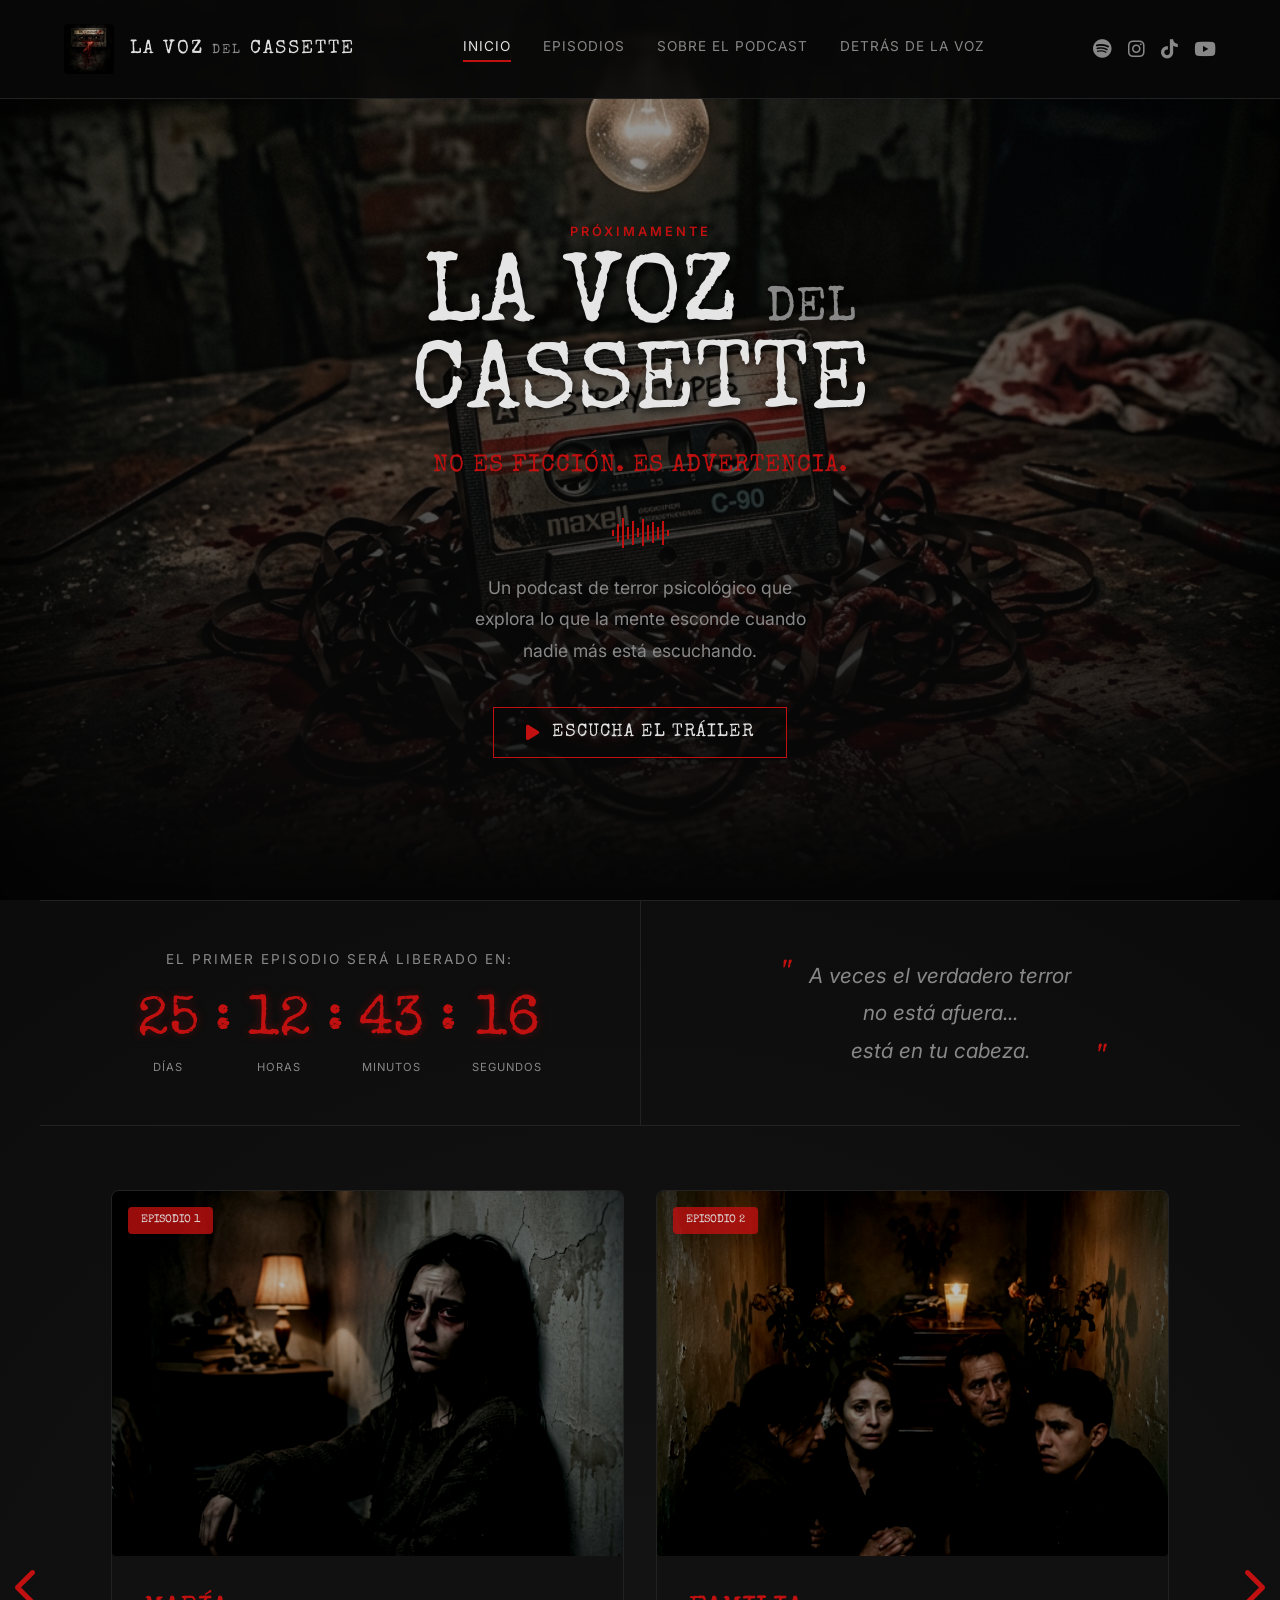
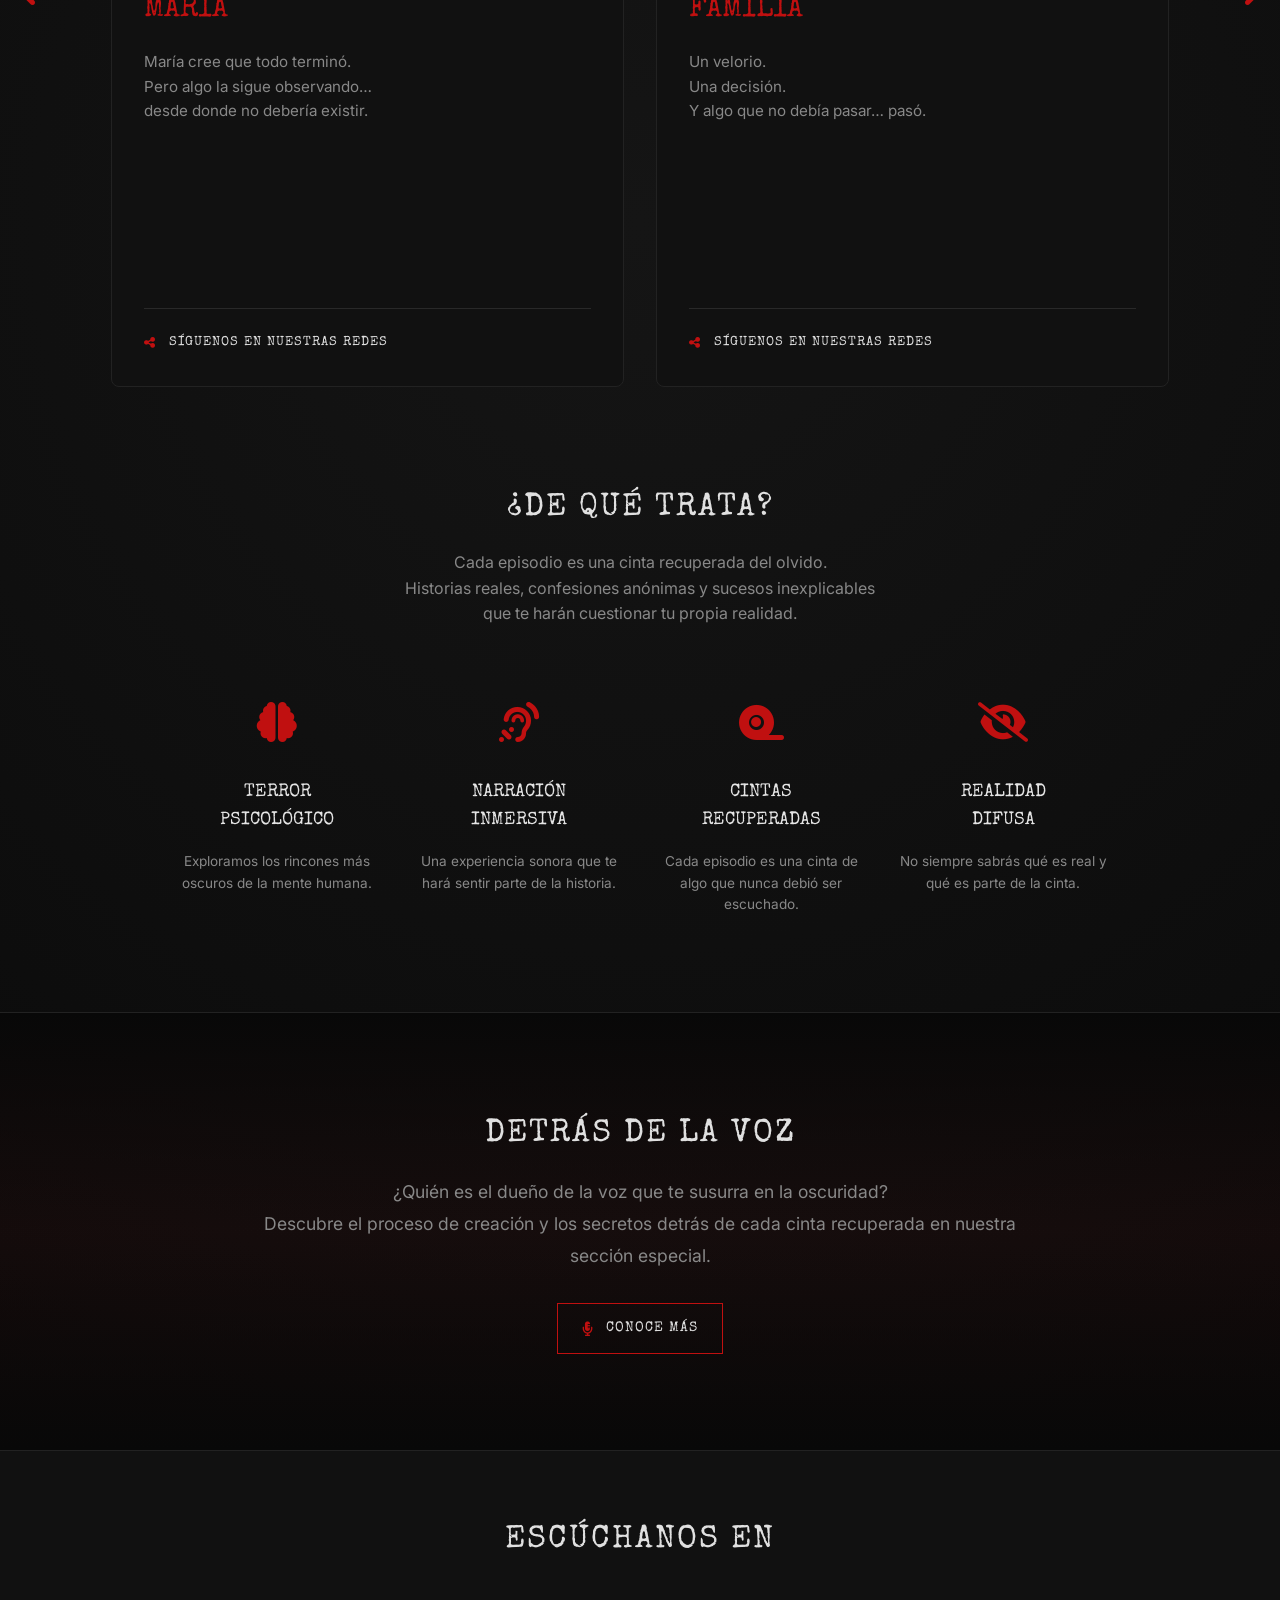
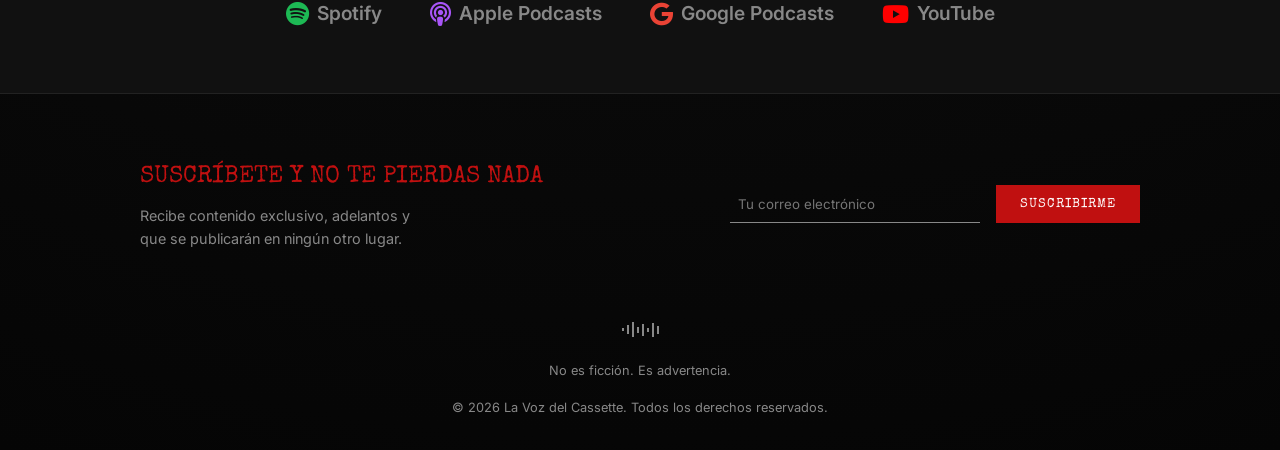
<file: index.html>
<!DOCTYPE html>
<html lang="es">
<head>
    <meta charset="UTF-8">
    <meta name="viewport" content="width=device-width, initial-scale=1.0">
    <title>La Voz del Cassette | Podcast de Terror</title>
    <meta name="description" content="Un podcast de terror psicológico que explora lo que la mente esconde cuando nadie más está escuchando. No es ficción. Es advertencia.">
    <!-- Fonts -->
    <link rel="preconnect" href="https://fonts.googleapis.com">
    <link rel="preconnect" href="https://fonts.gstatic.com" crossorigin>
    <link href="https://fonts.googleapis.com/css2?family=Inter:wght@300;400;600&family=Special+Elite&display=swap" rel="stylesheet">
    <!-- Icons -->
    <link rel="stylesheet" href="https://cdnjs.cloudflare.com/ajax/libs/font-awesome/6.4.0/css/all.min.css">
    <!-- CSS -->
    <link rel="stylesheet" href="styles.css">
</head>
<body>

    <header class="navbar">
        <div class="logo">
            <a href="index.html" class="logo-link">
                <img src="assets/images/logo_cassette.jpg" alt="La Voz del Cassette Icon" class="logo-image">
                <div class="logo-text">
                    <h1>LA VOZ <span>DEL</span> CASSETTE</h1>
                </div>
            </a>
        </div>
        
        <nav class="nav-links">
            <a href="index.html" class="active">INICIO</a>
            <a href="episodios.html">EPISODIOS</a>
            <a href="sobre-el-podcast.html">SOBRE EL PODCAST</a>
            <a href="detras-de-la-voz.html">DETRÁS DE LA VOZ</a>
        </nav>

        <div class="menu-toggle" id="mobile-menu">
            <i class="fa-solid fa-bars"></i>
        </div>

        <div class="social-icons">
            <a href="#"><i class="fa-brands fa-spotify"></i></a>
            <a href="#"><i class="fa-brands fa-instagram"></i></a>
            <a href="#"><i class="fa-brands fa-tiktok"></i></a>
            <a href="#"><i class="fa-brands fa-youtube"></i></a>
        </div>
    </header>

    <main>
        <section id="inicio" class="hero">
            <div class="hero-content">
                <span class="proximamente">PRÓXIMAMENTE</span>
                <h2 class="hero-title">LA VOZ <span>DEL</span><br>CASSETTE</h2>
                <h3 class="hero-subtitle">No es ficción. Es advertencia.</h3>
                <div class="audio-wave">
                    <span></span><span></span><span></span><span></span><span></span><span></span><span></span><span></span><span></span><span></span><span></span><span></span>
                </div>
                <p class="hero-desc">Un podcast de terror psicológico que<br>explora lo que la mente esconde cuando<br>nadie más está escuchando.</p>
                <button id="trailer-btn" class="cta-btn primary-btn">
                    <i class="fa-solid fa-play"></i> ESCUCHA EL TRÁILER
                </button>
            </div>
        </section>

        <section id="countdown" class="info-band">
            <div class="countdown-container">
                <h4>EL PRIMER EPISODIO SERÁ LIBERADO EN:</h4>
                <div class="timer" id="timer">
                    <div class="time-box">
                        <span id="days">25</span>
                        <label>DÍAS</label>
                    </div>
                    <span class="colon">:</span>
                    <div class="time-box">
                        <span id="hours">12</span>
                        <label>HORAS</label>
                    </div>
                    <span class="colon">:</span>
                    <div class="time-box">
                        <span id="minutes">43</span>
                        <label>MINUTOS</label>
                    </div>
                    <span class="colon">:</span>
                    <div class="time-box">
                        <span id="seconds">19</span>
                        <label>SEGUNDOS</label>
                    </div>
                </div>
            </div>
            <div class="quote-container">
                <blockquote>
                    <span class="quote-mark open">"</span>
                    A veces el verdadero terror<br>no está afuera...<br>está en tu cabeza.
                    <span class="quote-mark close">"</span>
                </blockquote>
            </div>
        </section>

        <section id="episodios" class="episodes-navigation-wrapper" style="position: relative; max-width: 1250px; margin: 4rem auto; padding: 0 4rem;">
            <!-- Flecha Izquierda -->
            <button class="nav-arrow left" style="position: absolute; left: 0; top: 50%; transform: translateY(-50%); background: transparent; border: none; color: var(--accent-red); font-size: 2.5rem; cursor: pointer; z-index: 10; transition: color 0.3s ease;">
                <i class="fa-solid fa-chevron-left"></i>
            </button>

            <div class="episodes-showcase" style="display: grid; grid-template-columns: repeat(2, 1fr); gap: 2rem; width: 100%;">
                <!-- Episodio 1 -->
                <div class="episode-card-index" style="background: var(--bg-panel); border: 1px solid var(--border-color); border-radius: 8px; overflow: hidden; display: flex; flex-direction: column; transition: all 0.3s ease;">
                    <div class="story-image" style="height: 300px; width: 100%; position: relative;">
                        <img src="assets/images/maria.png" alt="María - Episodio 1" style="width: 100%; height: 100%; object-fit: cover;">
                        <div style="position: absolute; top: 1rem; left: 1rem; background: rgba(192, 16, 16, 0.8); padding: 0.3rem 0.8rem; border-radius: 4px; font-size: 0.7rem; font-family: var(--font-heading);">EPISODIO 1</div>
                    </div>
                    <div class="story-text" style="padding: 2rem; flex-grow: 1; display: flex; flex-direction: column;">
                        <h3 style="color: var(--accent-red); font-size: 1.8rem; margin-bottom: 1rem;">MARÍA</h3>
                        <p style="color: var(--text-muted); font-size: 0.95rem; line-height: 1.6; margin-bottom: 2rem;">María cree que todo terminó.<br>Pero algo la sigue observando…<br>desde donde no debería existir.</p>
                        
                        <div style="margin-top: auto; border-top: 1px solid rgba(255,255,255,0.1); padding-top: 1.5rem;">
                            <a href="#" class="social-cta" style="display: flex; align-items: center; gap: 0.8rem; color: var(--text-main); font-family: var(--font-heading); font-size: 0.8rem; letter-spacing: 1px;">
                                <i class="fa-solid fa-share-nodes" style="color: var(--accent-red);"></i> SÍGUENOS EN NUESTRAS REDES
                            </a>
                        </div>
                    </div>
                </div>
                
                <!-- Episodio 2 -->
                <div class="episode-card-index" style="background: var(--bg-panel); border: 1px solid var(--border-color); border-radius: 8px; overflow: hidden; display: flex; flex-direction: column; transition: all 0.3s ease;">
                    <div class="story-image" style="height: 300px; width: 100%; position: relative;">
                        <img src="assets/images/familia.png" alt="Familia - Episodio 2" style="width: 100%; height: 100%; object-fit: cover;">
                        <div style="position: absolute; top: 1rem; left: 1rem; background: rgba(192, 16, 16, 0.8); padding: 0.3rem 0.8rem; border-radius: 4px; font-size: 0.7rem; font-family: var(--font-heading);">EPISODIO 2</div>
                    </div>
                    <div class="story-text" style="padding: 2rem; flex-grow: 1; display: flex; flex-direction: column;">
                        <h3 style="color: var(--accent-red); font-size: 1.8rem; margin-bottom: 1rem;">FAMILIA</h3>
                        <p style="color: var(--text-muted); font-size: 0.95rem; line-height: 1.6; margin-bottom: 2rem;">Un velorio.<br>Una decisión.<br>Y algo que no debía pasar… pasó.</p>
                        
                        <div style="margin-top: auto; border-top: 1px solid rgba(255,255,255,0.1); padding-top: 1.5rem;">
                            <a href="#" class="social-cta" style="display: flex; align-items: center; gap: 0.8rem; color: var(--text-main); font-family: var(--font-heading); font-size: 0.8rem; letter-spacing: 1px;">
                                <i class="fa-solid fa-share-nodes" style="color: var(--accent-red);"></i> SÍGUENOS EN NUESTRAS REDES
                            </a>
                        </div>
                    </div>
                </div>
            </div>

            <!-- Flecha Derecha -->
            <button class="nav-arrow right" style="position: absolute; right: 0; top: 50%; transform: translateY(-50%); background: transparent; border: none; color: var(--accent-red); font-size: 2.5rem; cursor: pointer; z-index: 10; transition: color 0.3s ease;">
                <i class="fa-solid fa-chevron-right"></i>
            </button>
        </section>

        <section id="sobre" class="features">
            <h3 class="section-title">¿DE QUÉ TRATA?</h3>
            <p class="section-desc">Cada episodio es una cinta recuperada del olvido.<br>Historias reales, confesiones anónimas y sucesos inexplicables<br>que te harán cuestionar tu propia realidad.</p>
            
            <div class="features-grid">
                <div class="feature-item">
                    <div class="feature-icon"><i class="fa-solid fa-brain"></i></div>
                    <h4>TERROR<br>PSICOLÓGICO</h4>
                    <p>Exploramos los rincones más oscuros de la mente humana.</p>
                </div>
                <div class="feature-item">
                    <div class="feature-icon"><i class="fa-solid fa-ear-listen"></i></div>
                    <h4>NARRACIÓN<br>INMERSIVA</h4>
                    <p>Una experiencia sonora que te hará sentir parte de la historia.</p>
                </div>
                <div class="feature-item">
                    <div class="feature-icon"><i class="fa-solid fa-tape"></i></div>
                    <h4>CINTAS<br>RECUPERADAS</h4>
                    <p>Cada episodio es una cinta de algo que nunca debió ser escuchado.</p>
                </div>
                <div class="feature-item">
                    <div class="feature-icon"><i class="fa-solid fa-eye-slash"></i></div>
                    <h4>REALIDAD<br>DIFUSA</h4>
                    <p>No siempre sabrás qué es real y qué es parte de la cinta.</p>
                </div>
            </div>
        </section>

        <section id="detras" class="behind-the-voice">
            <div class="behind-content">
                <h3 class="section-title">DETRÁS DE LA VOZ</h3>
                <p>¿Quién es el dueño de la voz que te susurra en la oscuridad?<br>Descubre el proceso de creación y los secretos detrás de cada cinta recuperada en nuestra sección especial.</p>
                <a href="detras-de-la-voz.html" class="cta-btn secondary-btn" style="margin-top: 2rem;">
                    <i class="fa-solid fa-microphone-lines"></i> CONOCE MÁS
                </a>
            </div>
        </section>

        <section class="platforms">
            <h3 class="section-title">ESCÚCHANOS EN</h3>
            <div class="platform-logos">
                <div class="platform"><i class="fa-brands fa-spotify" style="color: #1DB954;"></i> Spotify</div>
                <div class="platform"><i class="fa-solid fa-podcast" style="color: #a855f7;"></i> Apple Podcasts</div>
                <div class="platform"><i class="fa-brands fa-google" style="color: #ea4335;"></i> Google Podcasts</div>
                <div class="platform"><i class="fa-brands fa-youtube" style="color: #FF0000;"></i> YouTube</div>
            </div>
        </section>
    </main>

    <footer>
        <div class="subscribe-section">
            <div class="subscribe-text">
                <h3>SUSCRÍBETE Y NO TE PIERDAS NADA</h3>
                <p>Recibe contenido exclusivo, adelantos y<br>que se publicarán en ningún otro lugar.</p>
            </div>
            <form class="subscribe-form" onsubmit="event.preventDefault();">
                <input type="email" placeholder="Tu correo electrónico" required>
                <button type="submit">SUSCRIBIRME</button>
            </form>
        </div>
        <div class="footer-bottom">
            <div class="audio-wave small">
                <span></span><span></span><span></span><span></span><span></span><span></span><span></span><span></span>
            </div>
            <p>No es ficción. Es advertencia.</p>
            <p class="copyright">&copy; 2026 La Voz del Cassette. Todos los derechos reservados.</p>
        </div>
    </footer>

    <audio id="trailer-audio" src="assets/audio/piloto.mpeg"></audio>

    <script src="script.js"></script>
</body>
</html>
</file>
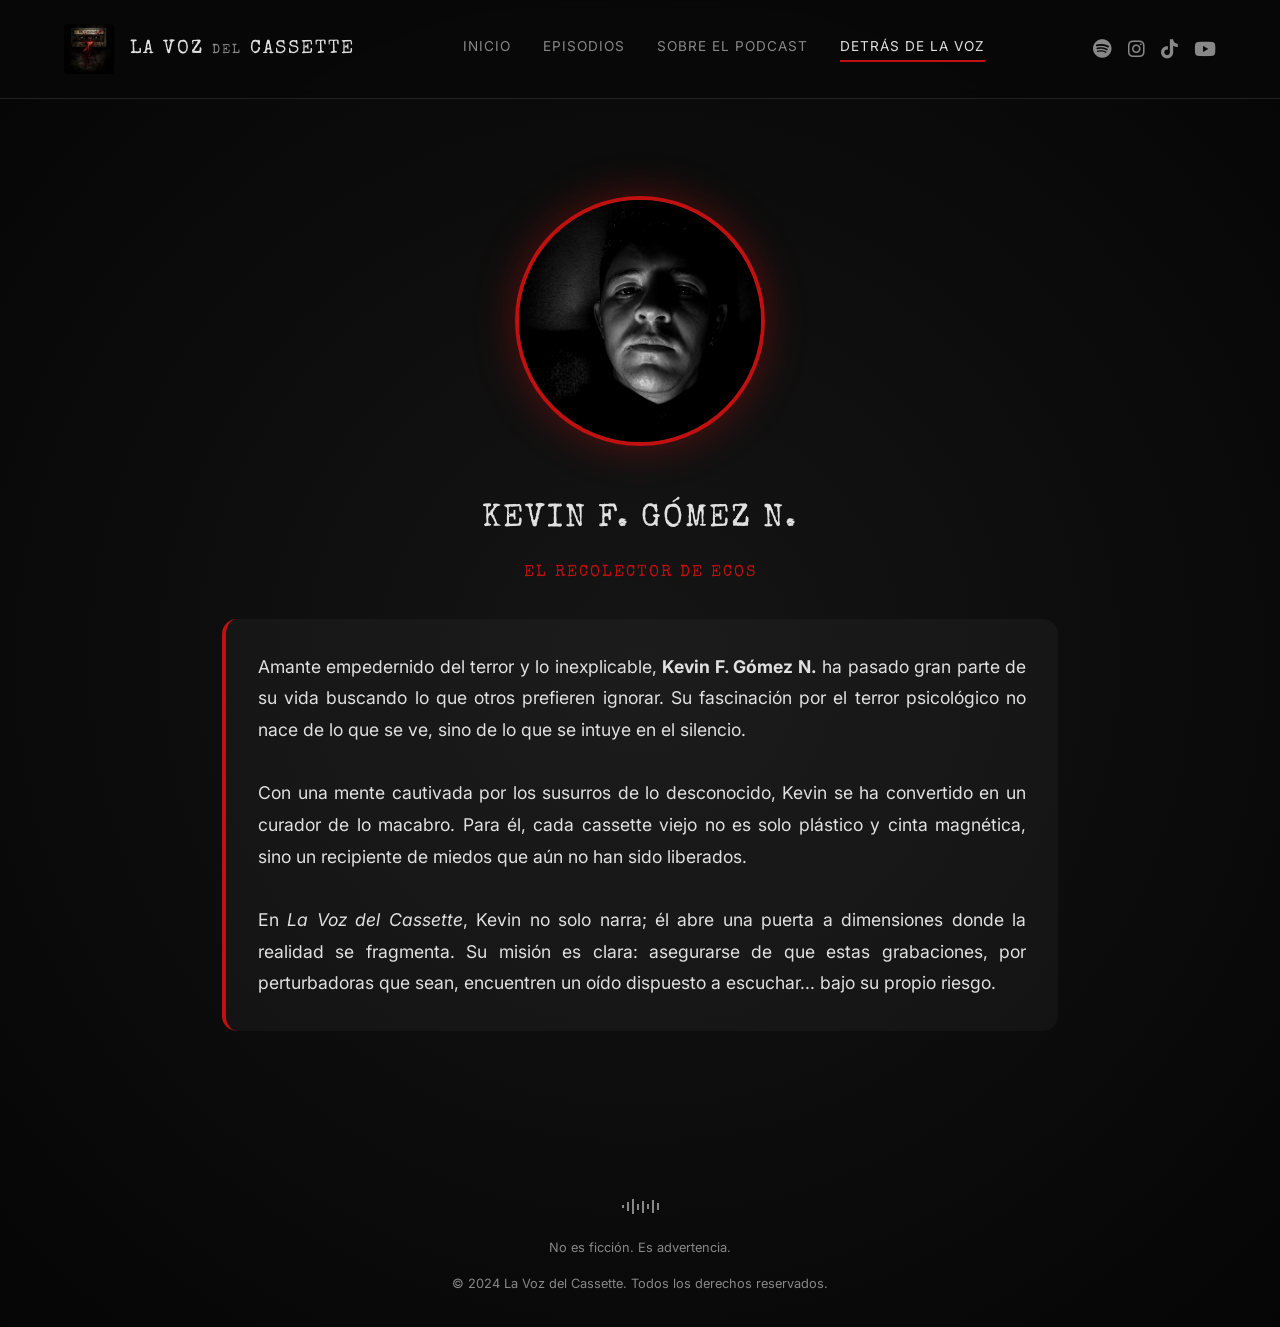
<file: detras-de-la-voz.html>
<!DOCTYPE html>
<html lang="es">

<head>
    <meta charset="UTF-8">
    <meta name="viewport" content="width=device-width, initial-scale=1.0">
    <title>Detrás de la Voz | La Voz del Cassette</title>
    <!-- Fonts -->
    <link rel="preconnect" href="https://fonts.googleapis.com">
    <link rel="preconnect" href="https://fonts.gstatic.com" crossorigin>
    <link href="https://fonts.googleapis.com/css2?family=Inter:wght@300;400;600&family=Special+Elite&display=swap"
        rel="stylesheet">
    <!-- Icons -->
    <link rel="stylesheet" href="https://cdnjs.cloudflare.com/ajax/libs/font-awesome/6.4.0/css/all.min.css">
    <!-- CSS -->
    <link rel="stylesheet" href="styles.css">
</head>

<body>

    <header class="navbar">
        <div class="logo">
            <a href="index.html" class="logo-link">
                <img src="assets/images/logo_cassette.jpg" alt="La Voz del Cassette Icon" class="logo-image">
                <div class="logo-text">
                    <h1>LA VOZ <span>DEL</span> CASSETTE</h1>
                </div>
            </a>
        </div>

        <nav class="nav-links">
            <a href="index.html">INICIO</a>
            <a href="episodios.html">EPISODIOS</a>
            <a href="sobre-el-podcast.html">SOBRE EL PODCAST</a>
            <a href="detras-de-la-voz.html" class="active">DETRÁS DE LA VOZ</a>
        </nav>

        <div class="menu-toggle" id="mobile-menu">
            <i class="fa-solid fa-bars"></i>
        </div>

        <div class="social-icons">
            <a href="#"><i class="fa-brands fa-spotify"></i></a>
            <a href="#"><i class="fa-brands fa-instagram"></i></a>
            <a href="#"><i class="fa-brands fa-tiktok"></i></a>
            <a href="#"><i class="fa-brands fa-youtube"></i></a>
        </div>
    </header>

    <main style="padding-top: 100px;">
        <section class="behind-section"
            style="margin-top: 4rem; min-height: 60vh; padding: 2rem; max-width: 900px; margin-left: auto; margin-right: auto;">
            <div class="creator-profile"
                style="display: flex; flex-direction: column; align-items: center; text-align: center; gap: 2rem;">
                <div class="creator-avatar"
                    style="width: 250px; height: 250px; border-radius: 50%; overflow: hidden; border: 4px solid var(--accent-red); box-shadow: 0 0 40px rgba(192, 16, 16, 0.4); margin-bottom: 1rem;">
                    <img src="assets/images/kevin.jpg" alt="Kevin Fernando Gómez Neuto"
                        style="width: 100%; height: 100%; object-fit: cover; filter: grayscale(100%) contrast(110%) brightness(0.9);">
                </div>
                <div class="creator-info">
                    <h3 class="section-title" style="margin-bottom: 1rem;">KEVIN F. GÓMEZ N.</h3>
                    <h4
                        style="color: var(--accent-red); font-family: 'Special Elite', cursive; margin-bottom: 2rem; letter-spacing: 2px;">
                        EL RECOLECTOR DE ECOS</h4>

                    <div class="creator-bio"
                        style="font-size: 1.1rem; line-height: 1.8; color: var(--text-light); text-align: justify; background: rgba(255,255,255,0.03); padding: 2rem; border-radius: 15px; border-left: 4px solid var(--accent-red);">
                        <p>
                            Amante empedernido del terror y lo inexplicable, <strong>Kevin F. Gómez N.</strong>
                            ha pasado gran parte de su vida buscando lo que otros prefieren ignorar. Su fascinación por
                            el terror psicológico no nace de lo que se ve, sino de lo que se intuye en el silencio.
                        </p>
                        <br>
                        <p>
                            Con una mente cautivada por los susurros de lo desconocido, Kevin se ha convertido en un
                            curador de lo macabro. Para él, cada cassette viejo no es solo plástico y cinta magnética,
                            sino un recipiente de miedos que aún no han sido liberados.
                        </p>
                        <br>
                        <p>
                            En <em>La Voz del Cassette</em>, Kevin no solo narra; él abre una puerta a dimensiones donde
                            la realidad se fragmenta. Su misión es clara: asegurarse de que estas grabaciones, por
                            perturbadoras que sean, encuentren un oído dispuesto a escuchar... bajo su propio riesgo.
                        </p>
                    </div>
                </div>
            </div>
        </section>
    </main>

    <footer>
        <div class="footer-bottom" style="margin-top: 4rem;">
            <div class="audio-wave small">
                <span></span><span></span><span></span><span></span><span></span><span></span><span></span><span></span>
            </div>
            <p>No es ficción. Es advertencia.</p>
            <p class="copyright">&copy; 2024 La Voz del Cassette. Todos los derechos reservados.</p>
        </div>
    </footer>

    <script src="script.js"></script>
</body>

</html>
</file>
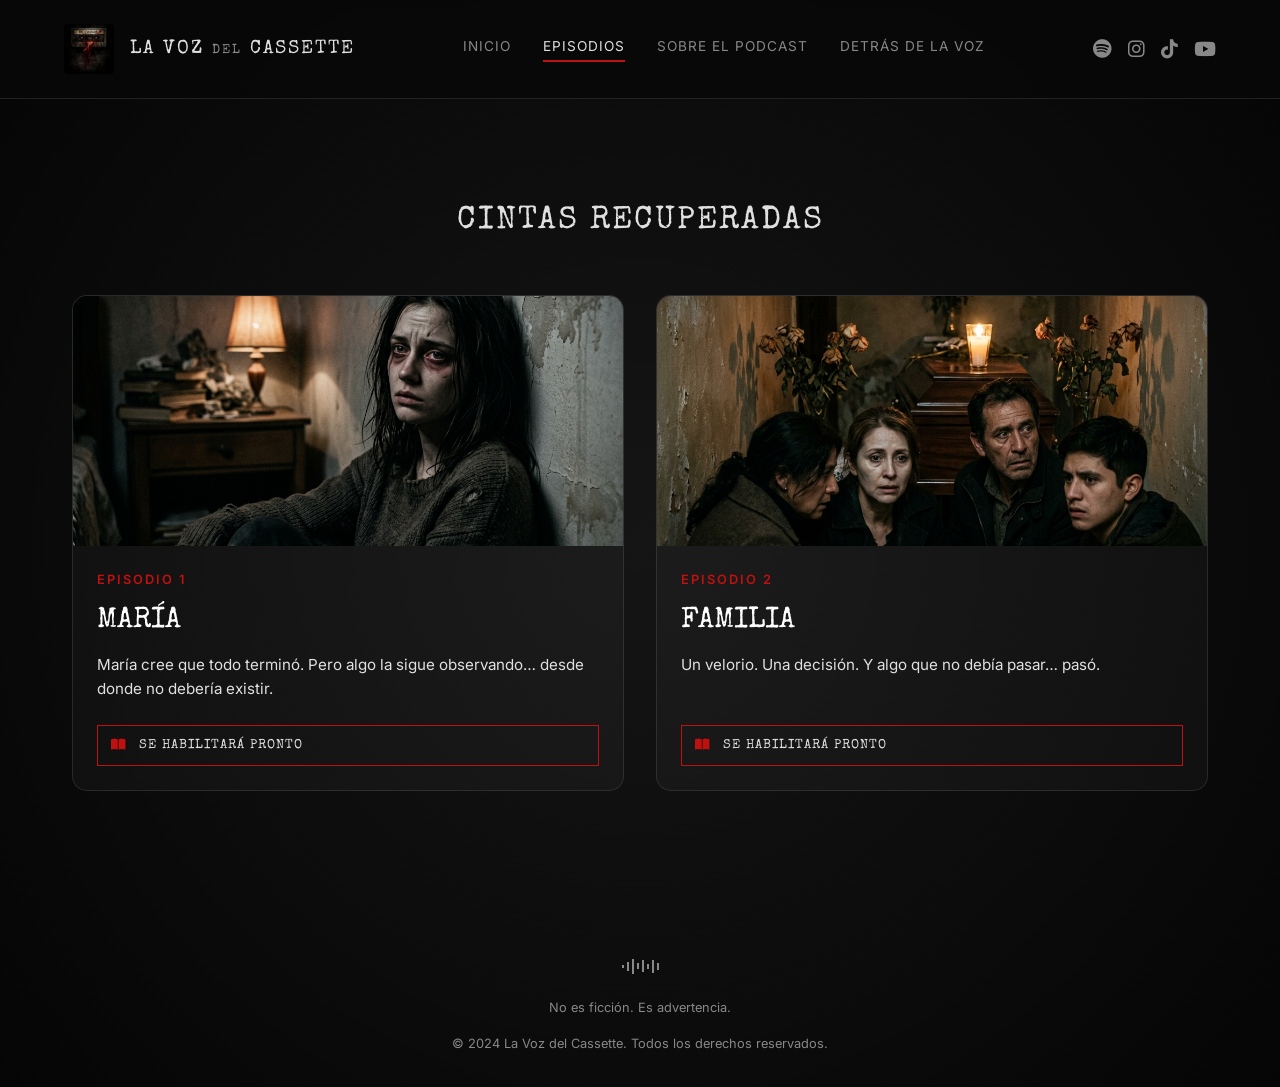
<file: episodios.html>
<!DOCTYPE html>
<html lang="es">
<head>
    <meta charset="UTF-8">
    <meta name="viewport" content="width=device-width, initial-scale=1.0">
    <title>Episodios | La Voz del Cassette</title>
    <!-- Fonts -->
    <link rel="preconnect" href="https://fonts.googleapis.com">
    <link rel="preconnect" href="https://fonts.gstatic.com" crossorigin>
    <link href="https://fonts.googleapis.com/css2?family=Inter:wght@300;400;600&family=Special+Elite&display=swap" rel="stylesheet">
    <!-- Icons -->
    <link rel="stylesheet" href="https://cdnjs.cloudflare.com/ajax/libs/font-awesome/6.4.0/css/all.min.css">
    <!-- CSS -->
    <link rel="stylesheet" href="styles.css">
</head>
<body>

    <header class="navbar">
        <div class="logo">
            <a href="index.html" class="logo-link">
                <img src="assets/images/logo_cassette.jpg" alt="La Voz del Cassette Icon" class="logo-image">
                <div class="logo-text">
                    <h1>LA VOZ <span>DEL</span> CASSETTE</h1>
                </div>
            </a>
        </div>
        
        <nav class="nav-links">
            <a href="index.html">INICIO</a>
            <a href="episodios.html" class="active">EPISODIOS</a>
            <a href="sobre-el-podcast.html">SOBRE EL PODCAST</a>
            <a href="detras-de-la-voz.html">DETRÁS DE LA VOZ</a>
        </nav>

        <div class="menu-toggle" id="mobile-menu">
            <i class="fa-solid fa-bars"></i>
        </div>

        <div class="social-icons">
            <a href="#"><i class="fa-brands fa-spotify"></i></a>
            <a href="#"><i class="fa-brands fa-instagram"></i></a>
            <a href="#"><i class="fa-brands fa-tiktok"></i></a>
            <a href="#"><i class="fa-brands fa-youtube"></i></a>
        </div>
    </header>

    <main style="padding-top: 100px;">
        <section class="episodes-container" style="margin-top: 4rem; padding: 2rem; max-width: 1200px; margin-left: auto; margin-right: auto;">
            <h3 class="section-title" style="text-align: center; margin-bottom: 3rem;">CINTAS RECUPERADAS</h3>
            
            <div class="episodes-list" style="display: grid; grid-template-columns: repeat(auto-fit, minmax(300px, 1fr)); gap: 2rem;">
                <!-- Episodio 1 -->
                <div class="episode-card" style="background: rgba(255,255,255,0.03); border: 1px solid rgba(255,255,255,0.1); border-radius: 15px; overflow: hidden; transition: transform 0.3s ease; display: flex; flex-direction: column;">
                    <div class="episode-img-wrapper" style="height: 250px; overflow: hidden;">
                        <img src="assets/images/maria.png" alt="Episodio 1: María" style="width: 100%; height: 100%; object-fit: cover;">
                    </div>
                    <div class="episode-content" style="padding: 1.5rem; flex-grow: 1; display: flex; flex-direction: column;">
                        <span style="color: var(--accent-red); font-size: 0.8rem; font-weight: 600; text-transform: uppercase; letter-spacing: 2px;">Episodio 1</span>
                        <h4 style="font-family: 'Special Elite', cursive; font-size: 1.8rem; margin: 0.5rem 0; color: #fff;">MARÍA</h4>
                        <p style="color: var(--text-light); font-size: 0.95rem; line-height: 1.6; margin-bottom: 1.5rem;">María cree que todo terminó. Pero algo la sigue observando… desde donde no debería existir.</p>
                        <div style="margin-top: auto;">
                            <button class="cta-btn secondary-btn" style="width: 100%; font-size: 0.8rem; padding: 0.8rem;" disabled>
                                <i class="fa-solid fa-book-open"></i> SE HABILITARÁ PRONTO
                            </button>
                        </div>
                    </div>
                </div>

                <!-- Episodio 2 -->
                <div class="episode-card" style="background: rgba(255,255,255,0.03); border: 1px solid rgba(255,255,255,0.1); border-radius: 15px; overflow: hidden; transition: transform 0.3s ease; display: flex; flex-direction: column;">
                    <div class="episode-img-wrapper" style="height: 250px; overflow: hidden;">
                        <img src="assets/images/familia.png" alt="Episodio 2: Familia" style="width: 100%; height: 100%; object-fit: cover;">
                    </div>
                    <div class="episode-content" style="padding: 1.5rem; flex-grow: 1; display: flex; flex-direction: column;">
                        <span style="color: var(--accent-red); font-size: 0.8rem; font-weight: 600; text-transform: uppercase; letter-spacing: 2px;">Episodio 2</span>
                        <h4 style="font-family: 'Special Elite', cursive; font-size: 1.8rem; margin: 0.5rem 0; color: #fff;">FAMILIA</h4>
                        <p style="color: var(--text-light); font-size: 0.95rem; line-height: 1.6; margin-bottom: 1.5rem;">Un velorio. Una decisión. Y algo que no debía pasar… pasó.</p>
                        <div style="margin-top: auto;">
                            <button class="cta-btn secondary-btn" style="width: 100%; font-size: 0.8rem; padding: 0.8rem;" disabled>
                                <i class="fa-solid fa-book-open"></i> SE HABILITARÁ PRONTO
                            </button>
                        </div>
                    </div>
                </div>
            </div>
        </section>
    </main>

    <footer>
        <div class="footer-bottom" style="margin-top: 4rem;">
            <div class="audio-wave small">
                <span></span><span></span><span></span><span></span><span></span><span></span><span></span><span></span>
            </div>
            <p>No es ficción. Es advertencia.</p>
            <p class="copyright">&copy; 2024 La Voz del Cassette. Todos los derechos reservados.</p>
        </div>
    </footer>

    <script src="script.js"></script>
</body>
</html>
</file>
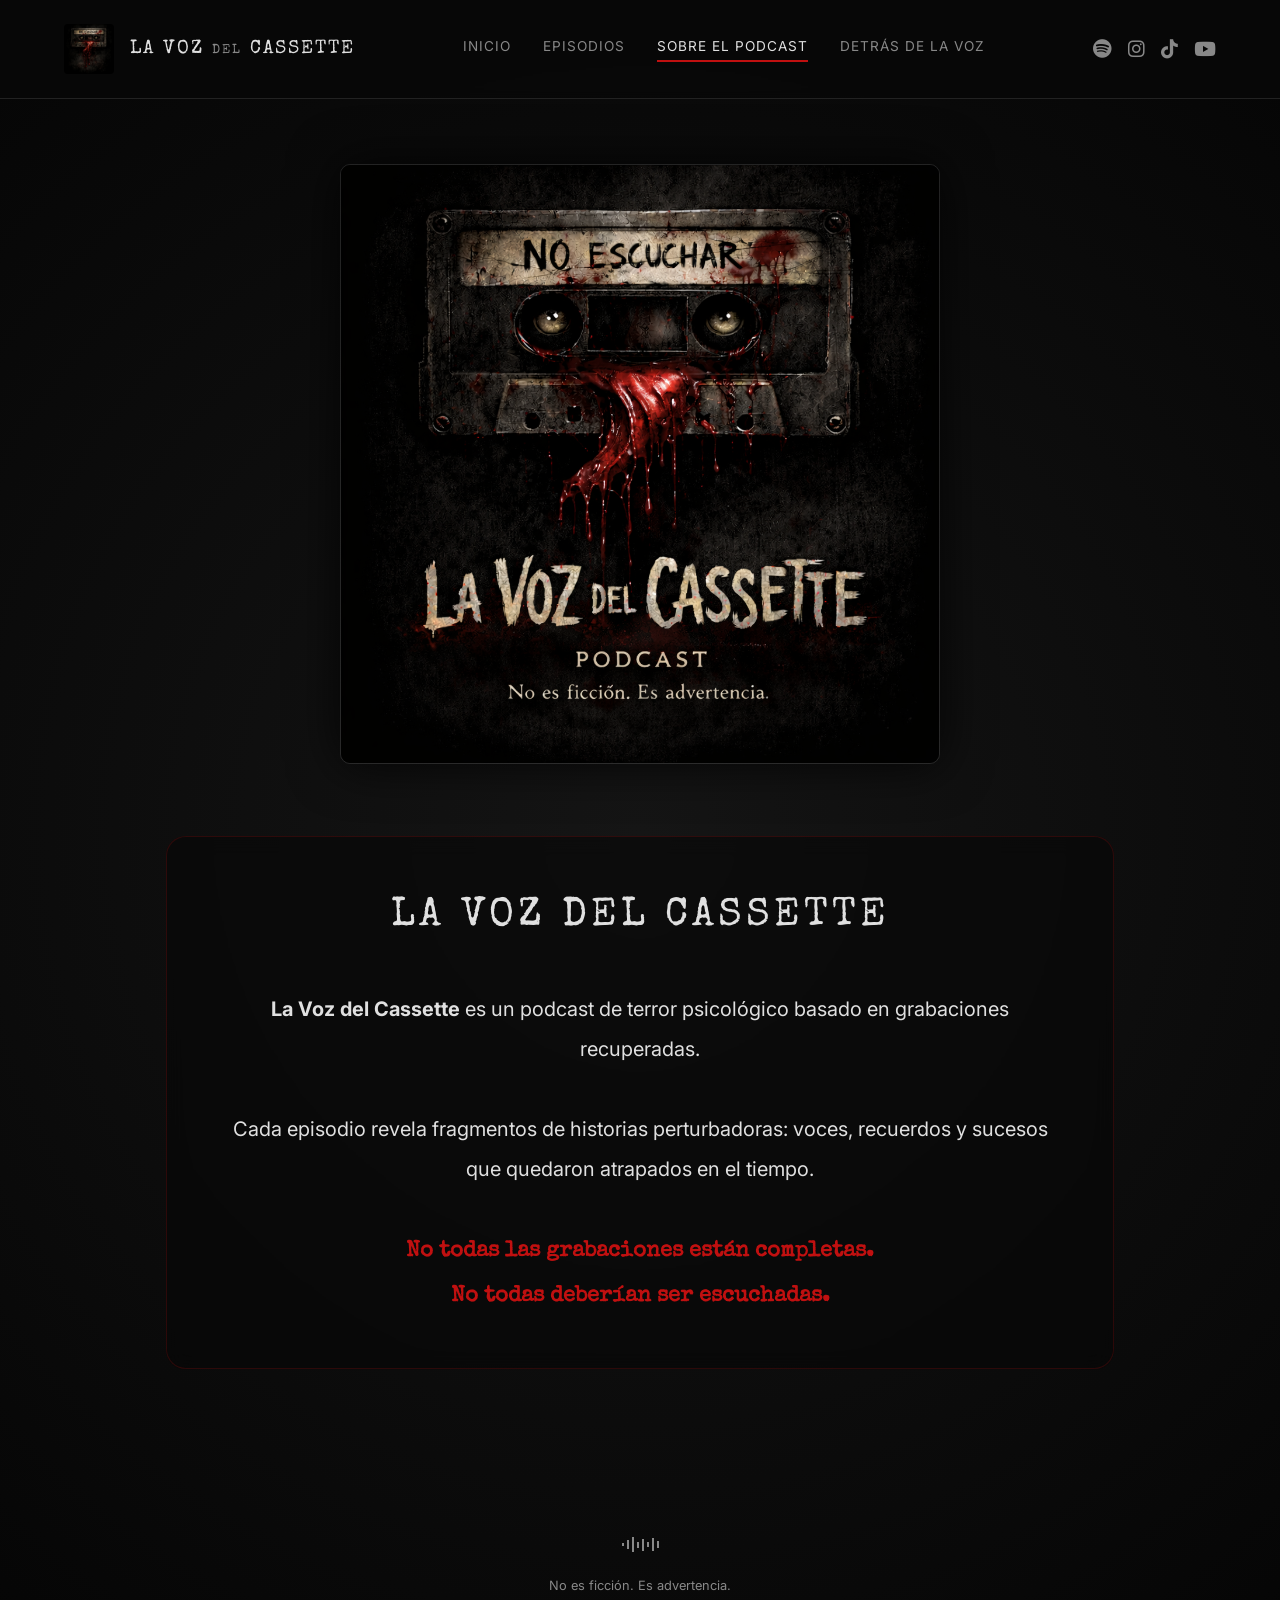
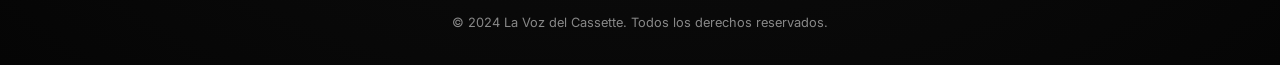
<file: sobre-el-podcast.html>
<!DOCTYPE html>
<html lang="es">
<head>
    <meta charset="UTF-8">
    <meta name="viewport" content="width=device-width, initial-scale=1.0">
    <title>Sobre el Podcast | La Voz del Cassette</title>
    <!-- Fonts -->
    <link rel="preconnect" href="https://fonts.googleapis.com">
    <link rel="preconnect" href="https://fonts.gstatic.com" crossorigin>
    <link href="https://fonts.googleapis.com/css2?family=Inter:wght@300;400;600&family=Special+Elite&display=swap" rel="stylesheet">
    <!-- Icons -->
    <link rel="stylesheet" href="https://cdnjs.cloudflare.com/ajax/libs/font-awesome/6.4.0/css/all.min.css">
    <!-- CSS -->
    <link rel="stylesheet" href="styles.css">
</head>
<body>

    <header class="navbar">
        <div class="logo">
            <a href="index.html" class="logo-link">
                <img src="assets/images/logo_cassette.jpg" alt="La Voz del Cassette Icon" class="logo-image">
                <div class="logo-text">
                    <h1>LA VOZ <span>DEL</span> CASSETTE</h1>
                </div>
            </a>
        </div>
        
        <nav class="nav-links">
            <a href="index.html">INICIO</a>
            <a href="episodios.html">EPISODIOS</a>
            <a href="sobre-el-podcast.html" class="active">SOBRE EL PODCAST</a>
            <a href="detras-de-la-voz.html">DETRÁS DE LA VOZ</a>
        </nav>

        <div class="menu-toggle" id="mobile-menu">
            <i class="fa-solid fa-bars"></i>
        </div>

        <div class="social-icons">
            <a href="#"><i class="fa-brands fa-spotify"></i></a>
            <a href="#"><i class="fa-brands fa-instagram"></i></a>
            <a href="#"><i class="fa-brands fa-tiktok"></i></a>
            <a href="#"><i class="fa-brands fa-youtube"></i></a>
        </div>
    </header>

    <main style="padding-top: 100px;">
        <section class="about-section" style="margin-top: 2rem; min-height: 50vh; padding: 2rem; max-width: 1100px; margin-left: auto; margin-right: auto;">
            <div class="about-container" style="display: flex; flex-direction: column; align-items: center; text-align: center; gap: 4rem;">
                <div class="about-poster" style="width: 100%; max-width: 600px;">
                    <img src="assets/images/poster_completo.png" alt="La Voz del Cassette Póster Oficial" style="width: 100%; height: auto; border-radius: 10px; box-shadow: 0 0 50px rgba(0,0,0,0.8); border: 1px solid rgba(255,255,255,0.1);">
                </div>
                <div class="about-text" style="background: rgba(8, 8, 8, 0.6); padding: 3rem; border-radius: 20px; border: 1px solid rgba(192, 16, 16, 0.2); backdrop-filter: blur(10px);">
                    <h3 class="section-title" style="margin-bottom: 2.5rem; font-size: 2.5rem; letter-spacing: 4px;">LA VOZ DEL CASSETTE</h3>
                    <p class="section-desc" style="font-size: 1.25rem; line-height: 2; color: var(--text-light); max-width: 850px; margin: 0 auto;">
                        <strong>La Voz del Cassette</strong> es un podcast de terror psicológico basado en grabaciones recuperadas.
                        <br><br>
                        Cada episodio revela fragmentos de historias perturbadoras: voces, recuerdos y sucesos que quedaron atrapados en el tiempo.
                        <br><br>
                        <span style="color: var(--accent-red); font-weight: 600; font-family: 'Special Elite', cursive; font-size: 1.4rem;">No todas las grabaciones están completas.</span>
                        <br>
                        <span style="color: var(--accent-red); font-weight: 600; font-family: 'Special Elite', cursive; font-size: 1.4rem;">No todas deberían ser escuchadas.</span>
                    </p>
                </div>
            </div>
        </section>
    </main>

    <footer>
        <div class="footer-bottom" style="margin-top: 4rem;">
            <div class="audio-wave small">
                <span></span><span></span><span></span><span></span><span></span><span></span><span></span><span></span>
            </div>
            <p>No es ficción. Es advertencia.</p>
            <p class="copyright">&copy; 2024 La Voz del Cassette. Todos los derechos reservados.</p>
        </div>
    </footer>

    <script src="script.js"></script>
</body>
</html>
</file>
<file: styles.css>
:root {
    --bg-dark: #080808;
    --bg-darker: #050505;
    --bg-panel: #111111;
    --text-main: #e0e0e0;
    --text-muted: #888888;
    --accent-red: #c01010;
    --accent-red-hover: #900a0a;
    --border-color: #222222;
    --font-body: 'Inter', sans-serif;
    --font-heading: 'Special Elite', cursive;
}

* {
    margin: 0;
    padding: 0;
    box-sizing: border-box;
}

body {
    background-color: var(--bg-dark);
    color: var(--text-main);
    font-family: var(--font-body);
    line-height: 1.6;
    overflow-x: hidden;
    /* subtle noise texture fallback if image fails */
    background-image: radial-gradient(circle at 50% 50%, #151515 0%, #050505 100%);
}

/* Typography */
h1, h2, h3, h4, h5 {
    font-family: var(--font-heading);
    font-weight: normal;
    text-transform: uppercase;
}

a {
    text-decoration: none;
    color: inherit;
    transition: color 0.3s ease;
}

/* Navbar */
.navbar {
    display: flex;
    justify-content: space-between;
    align-items: center;
    padding: 1.5rem 4rem;
    background: rgba(8, 8, 8, 0.9);
    backdrop-filter: blur(5px);
    position: fixed;
    width: 100%;
    top: 0;
    z-index: 100;
    border-bottom: 1px solid var(--border-color);
}

.logo {
    display: flex;
    align-items: center;
}

.logo-link {
    display: flex;
    align-items: center;
    gap: 1rem;
}

.logo-image {
    height: 50px;
    width: auto;
    object-fit: contain;
    transition: transform 0.3s ease;
    border-radius: 4px; /* Optional: smooth edges */
}

.logo-image:hover {
    transform: scale(1.05);
}

.logo-text h1 {
    font-size: 1.2rem;
    letter-spacing: 2px;
    margin: 0;
    color: var(--text-main);
}

.logo-text h1 span {
    font-size: 0.8rem;
    color: var(--text-muted);
}

.nav-links {
    display: flex;
    gap: 2rem;
}

.nav-links a {
    font-size: 0.85rem;
    letter-spacing: 1px;
    color: var(--text-muted);
}

.nav-links a:hover, .nav-links a.active {
    color: var(--text-main);
}

.nav-links a.active {
    border-bottom: 2px solid var(--accent-red);
    padding-bottom: 0.2rem;
}

.social-icons {
    display: flex;
    gap: 1rem;
}

.social-icons a {
    color: var(--text-muted);
    font-size: 1.2rem;
}

.social-icons a:hover {
    color: var(--text-main);
}

/* Hero Section */
.hero {
    height: 100vh;
    display: flex;
    align-items: center;
    justify-content: center;
    text-align: center;
    position: relative;
    padding-top: 80px;
    background-image: linear-gradient(to bottom, rgba(8,8,8,0.3) 0%, rgba(8,8,8,1) 100%), url('assets/images/hero_bg.png');
    background-size: cover;
    background-position: center;
    background-repeat: no-repeat;
}

.hero::after {
    /* Vignette effect */
    content: '';
    position: absolute;
    top: 0; left: 0; right: 0; bottom: 0;
    box-shadow: inset 0 0 150px rgba(0,0,0,0.9);
    pointer-events: none;
}

.hero-content {
    position: relative;
    z-index: 10;
    max-width: 800px;
    padding: 2rem;
}

.proximamente {
    color: var(--accent-red);
    font-family: var(--font-body);
    font-size: 0.8rem;
    letter-spacing: 3px;
    font-weight: 600;
    margin-bottom: 1rem;
    display: block;
}

.hero-title {
    font-size: 6rem;
    line-height: 0.9;
    margin-bottom: 1rem;
    text-shadow: 2px 2px 10px rgba(0,0,0,0.8);
    color: #e5e5e5;
}

.hero-title span {
    font-size: 3rem;
    color: var(--text-muted);
}

.hero-subtitle {
    font-size: 1.5rem;
    color: var(--accent-red);
    margin-bottom: 2rem;
    letter-spacing: 1px;
}

.hero-desc {
    color: var(--text-muted);
    margin-bottom: 2.5rem;
    font-size: 1.1rem;
    line-height: 1.8;
}

.cta-btn {
    background-color: transparent;
    color: var(--text-main);
    border: 1px solid var(--accent-red);
    padding: 1rem 2rem;
    font-family: var(--font-heading);
    font-size: 1.1rem;
    letter-spacing: 1px;
    cursor: pointer;
    transition: all 0.3s ease;
    display: inline-flex;
    align-items: center;
    gap: 0.8rem;
}

.cta-btn i {
    color: var(--accent-red);
}

.cta-btn:hover {
    background-color: rgba(192, 16, 16, 0.1);
    box-shadow: 0 0 15px rgba(192, 16, 16, 0.3);
}

.audio-wave {
    display: flex;
    justify-content: center;
    align-items: center;
    gap: 3px;
    margin: 1.5rem 0;
    height: 30px;
}

.audio-wave span {
    display: block;
    width: 2px;
    height: 100%;
    background-color: var(--accent-red);
    animation: wave 1.2s ease-in-out infinite alternate;
}

.audio-wave.small {
    height: 15px;
    margin: 0.5rem 0;
}

.audio-wave.small span {
    background-color: var(--text-muted);
}

.audio-wave span:nth-child(1) { height: 20%; animation-delay: 0.0s; }
.audio-wave span:nth-child(2) { height: 60%; animation-delay: 0.1s; }
.audio-wave span:nth-child(3) { height: 100%; animation-delay: 0.2s; }
.audio-wave span:nth-child(4) { height: 40%; animation-delay: 0.3s; }
.audio-wave span:nth-child(5) { height: 80%; animation-delay: 0.4s; }
.audio-wave span:nth-child(6) { height: 30%; animation-delay: 0.5s; }
.audio-wave span:nth-child(7) { height: 90%; animation-delay: 0.6s; }
.audio-wave span:nth-child(8) { height: 50%; animation-delay: 0.7s; }
.audio-wave span:nth-child(9) { height: 70%; animation-delay: 0.8s; }
.audio-wave span:nth-child(10) { height: 40%; animation-delay: 0.9s; }
.audio-wave span:nth-child(11) { height: 80%; animation-delay: 1.0s; }
.audio-wave span:nth-child(12) { height: 20%; animation-delay: 1.1s; }

@keyframes wave {
    0% { transform: scaleY(0.2); }
    100% { transform: scaleY(1); }
}

/* Info Band (Countdown & Quote) */
.info-band {
    display: flex;
    border-top: 1px solid var(--border-color);
    border-bottom: 1px solid var(--border-color);
    max-width: 1200px;
    margin: 0 auto;
}

.countdown-container, .quote-container {
    flex: 1;
    padding: 3rem;
    display: flex;
    flex-direction: column;
    justify-content: center;
    align-items: center;
}

.countdown-container {
    border-right: 1px solid var(--border-color);
}

.countdown-container h4 {
    color: var(--text-muted);
    font-family: var(--font-body);
    font-size: 0.85rem;
    letter-spacing: 2px;
    margin-bottom: 1.5rem;
}

.timer {
    display: flex;
    align-items: flex-start;
    gap: 1rem;
    color: var(--accent-red);
}

.time-box {
    display: flex;
    flex-direction: column;
    align-items: center;
}

.time-box span {
    font-family: var(--font-heading);
    font-size: 3.5rem;
    line-height: 1;
    text-shadow: 0 0 10px rgba(192, 16, 16, 0.4);
}

.time-box label {
    font-family: var(--font-body);
    font-size: 0.7rem;
    color: var(--text-muted);
    letter-spacing: 1px;
    margin-top: 0.5rem;
}

.colon {
    font-size: 3rem;
    line-height: 1;
    font-family: var(--font-heading);
}

.quote-container blockquote {
    text-align: center;
    font-size: 1.3rem;
    line-height: 1.8;
    color: var(--text-muted);
    position: relative;
    padding: 0 2rem;
    font-style: italic;
}

.quote-mark {
    color: var(--accent-red);
    font-family: var(--font-heading);
    font-size: 2rem;
    position: absolute;
}

.quote-mark.open { top: -10px; left: 0; }
.quote-mark.close { bottom: -20px; right: 0; }

/* Episodes Showcase */
.episodes-showcase {
    display: flex;
    max-width: 1200px;
    margin: 4rem auto;
    gap: 2rem;
    padding: 0 2rem;
}

.story-preview, .episode-details {
    background: var(--bg-panel);
    border: 1px solid var(--border-color);
    padding: 2rem;
    border-radius: 4px;
}

.story-preview {
    flex: 6;
    display: flex;
    gap: 2rem;
}

.story-preview.reverse {
    flex-direction: row-reverse;
}

.story-text {
    flex: 1;
}

.story-text h5, .episode-details h5 {
    color: var(--text-muted);
    font-family: var(--font-body);
    font-size: 0.8rem;
    letter-spacing: 2px;
    margin-bottom: 0.5rem;
}

.story-text h3 {
    color: var(--accent-red);
    font-size: 2rem;
    margin-bottom: 1rem;
}

.story-text p, .episode-details p {
    color: var(--text-muted);
    font-size: 0.95rem;
}

.story-image {
    flex: 1;
    border-radius: 4px;
    overflow: hidden;
    position: relative;
}

.story-image img {
    width: 100%;
    height: 100%;
    object-fit: cover;
    filter: brightness(0.7) contrast(1.2);
    transition: filter 0.3s ease;
}

.story-image:hover img {
    filter: brightness(0.9) contrast(1.2);
}

.episode-details {
    flex: 4;
    display: flex;
    flex-direction: column;
    justify-content: center;
}

.episode-details h3 {
    font-size: 1.8rem;
    margin-bottom: 1rem;
    color: #e5e5e5;
}

.episode-details p {
    margin-bottom: 2rem;
}

.secondary-btn {
    align-self: flex-start;
    padding: 0.8rem 1.5rem;
    font-size: 0.9rem;
}

/* Features */
.features {
    text-align: center;
    max-width: 1000px;
    margin: 6rem auto;
    padding: 0 2rem;
}

.section-title {
    font-size: 2rem;
    margin-bottom: 1rem;
    letter-spacing: 2px;
}

.section-desc {
    color: var(--text-muted);
    margin-bottom: 4rem;
}

.features-grid {
    display: grid;
    grid-template-columns: repeat(4, 1fr);
    gap: 2rem;
}

.feature-item {
    display: flex;
    flex-direction: column;
    align-items: center;
}

.feature-icon {
    font-size: 2.5rem;
    color: var(--accent-red);
    margin-bottom: 1.5rem;
}

.feature-item h4 {
    font-size: 1.1rem;
    margin-bottom: 1rem;
    color: #e5e5e5;
}

.feature-item p {
    font-size: 0.85rem;
    color: var(--text-muted);
}

/* Behind the Voice */
.behind-the-voice {
    text-align: center;
    padding: 6rem 2rem;
    background-image: linear-gradient(to bottom, rgba(8,8,8,1) 0%, rgba(192, 16, 16, 0.05) 50%, rgba(8,8,8,1) 100%);
    border-top: 1px solid var(--border-color);
}
.behind-content {
    max-width: 800px;
    margin: 0 auto;
}
.behind-content p {
    color: var(--text-muted);
    font-size: 1.1rem;
    line-height: 1.8;
}

/* Platforms */
.platforms {
    text-align: center;
    padding: 4rem 2rem;
    border-top: 1px solid var(--border-color);
    border-bottom: 1px solid var(--border-color);
    background-color: var(--bg-panel);
}

.platform-logos {
    display: flex;
    justify-content: center;
    gap: 3rem;
    margin-top: 2rem;
    flex-wrap: wrap;
}

.platform {
    display: flex;
    align-items: center;
    gap: 0.5rem;
    font-size: 1.2rem;
    font-family: var(--font-body);
    font-weight: 600;
    color: var(--text-muted);
    transition: color 0.3s ease;
}

.platform i {
    font-size: 1.5rem;
}

.platform:hover {
    color: var(--text-main);
}

/* Footer */
footer {
    padding: 4rem 2rem 2rem;
    text-align: center;
}

.subscribe-section {
    display: flex;
    justify-content: space-between;
    align-items: center;
    max-width: 1000px;
    margin: 0 auto 4rem;
    text-align: left;
}

.subscribe-text h3 {
    color: var(--accent-red);
    font-size: 1.5rem;
    margin-bottom: 0.5rem;
}

.subscribe-text p {
    color: var(--text-muted);
    font-size: 0.9rem;
}

.subscribe-form {
    display: flex;
    gap: 1rem;
}

.subscribe-form input {
    background: transparent;
    border: none;
    border-bottom: 1px solid var(--text-muted);
    color: var(--text-main);
    padding: 0.5rem;
    width: 250px;
    font-family: var(--font-body);
    outline: none;
}

.subscribe-form input:focus {
    border-bottom-color: var(--accent-red);
}

.subscribe-form button {
    background: var(--accent-red);
    color: #fff;
    border: none;
    padding: 0.8rem 1.5rem;
    font-family: var(--font-heading);
    letter-spacing: 1px;
    cursor: pointer;
    transition: background 0.3s ease;
}

.subscribe-form button:hover {
    background: var(--accent-red-hover);
}

.footer-bottom {
    display: flex;
    flex-direction: column;
    align-items: center;
    gap: 1rem;
    color: var(--text-muted);
    font-size: 0.8rem;
}

/* Responsive Design */
@media (max-width: 992px) {
    .subscribe-section {
        flex-direction: column;
        text-align: center;
        gap: 2rem;
    }
    .subscribe-text {
        text-align: center;
    }
    .subscribe-form {
        width: 100%;
        flex-direction: column;
        align-items: center;
    }
    .subscribe-form input {
        width: 100%;
        max-width: 400px;
    }
}

@media (max-width: 1100px) {
    .hero-title {
        font-size: 5rem;
    }
    .info-band {
        flex-direction: column;
    }
    .countdown-container {
        border-right: none;
        border-bottom: 1px solid var(--border-color);
    }
}

@media (max-width: 992px) {
    .navbar {
        padding: 1rem 2rem;
    }
    .features-grid {
        grid-template-columns: repeat(2, 1fr);
    }
    .subscribe-section {
        flex-direction: column;
        text-align: center;
        gap: 2rem;
    }
    .subscribe-form {
        width: 100%;
        justify-content: center;
    }
}

@media (max-width: 768px) {
    /* Mobile Menu Toggle */
    .menu-toggle {
        display: block !important;
        font-size: 1.5rem;
        color: var(--text-main);
        cursor: pointer;
    }

    .nav-links {
        position: fixed;
        top: 80px;
        left: -100%;
        width: 100%;
        height: calc(100vh - 80px);
        background: var(--bg-darker);
        flex-direction: column;
        align-items: center;
        padding-top: 4rem;
        transition: 0.4s ease;
        z-index: 99;
        border-top: 1px solid var(--border-color);
    }

    .nav-links.active {
        left: 0;
    }

    .social-icons {
        display: none; /* Hide in navbar on mobile */
    }

    .hero-title {
        font-size: 3.5rem;
    }

    .hero-subtitle {
        font-size: 1.2rem;
    }

    .timer {
        gap: 0.5rem;
    }

    .time-box span {
        font-size: 2.5rem;
    }

    .features-grid {
        grid-template-columns: 1fr;
    }

    .episodes-showcase {
        grid-template-columns: 1fr !important;
    }

    .about-container {
        gap: 2rem !important;
    }

    .about-text {
        padding: 1.5rem !important;
    }
    
    .nav-arrow {
        display: none !important;
    }

    .episodes-navigation-wrapper {
        padding: 0 1rem !important;
    }
}

/* Base Hamburger Visibility */
.menu-toggle {
    display: none;
}
</file>
